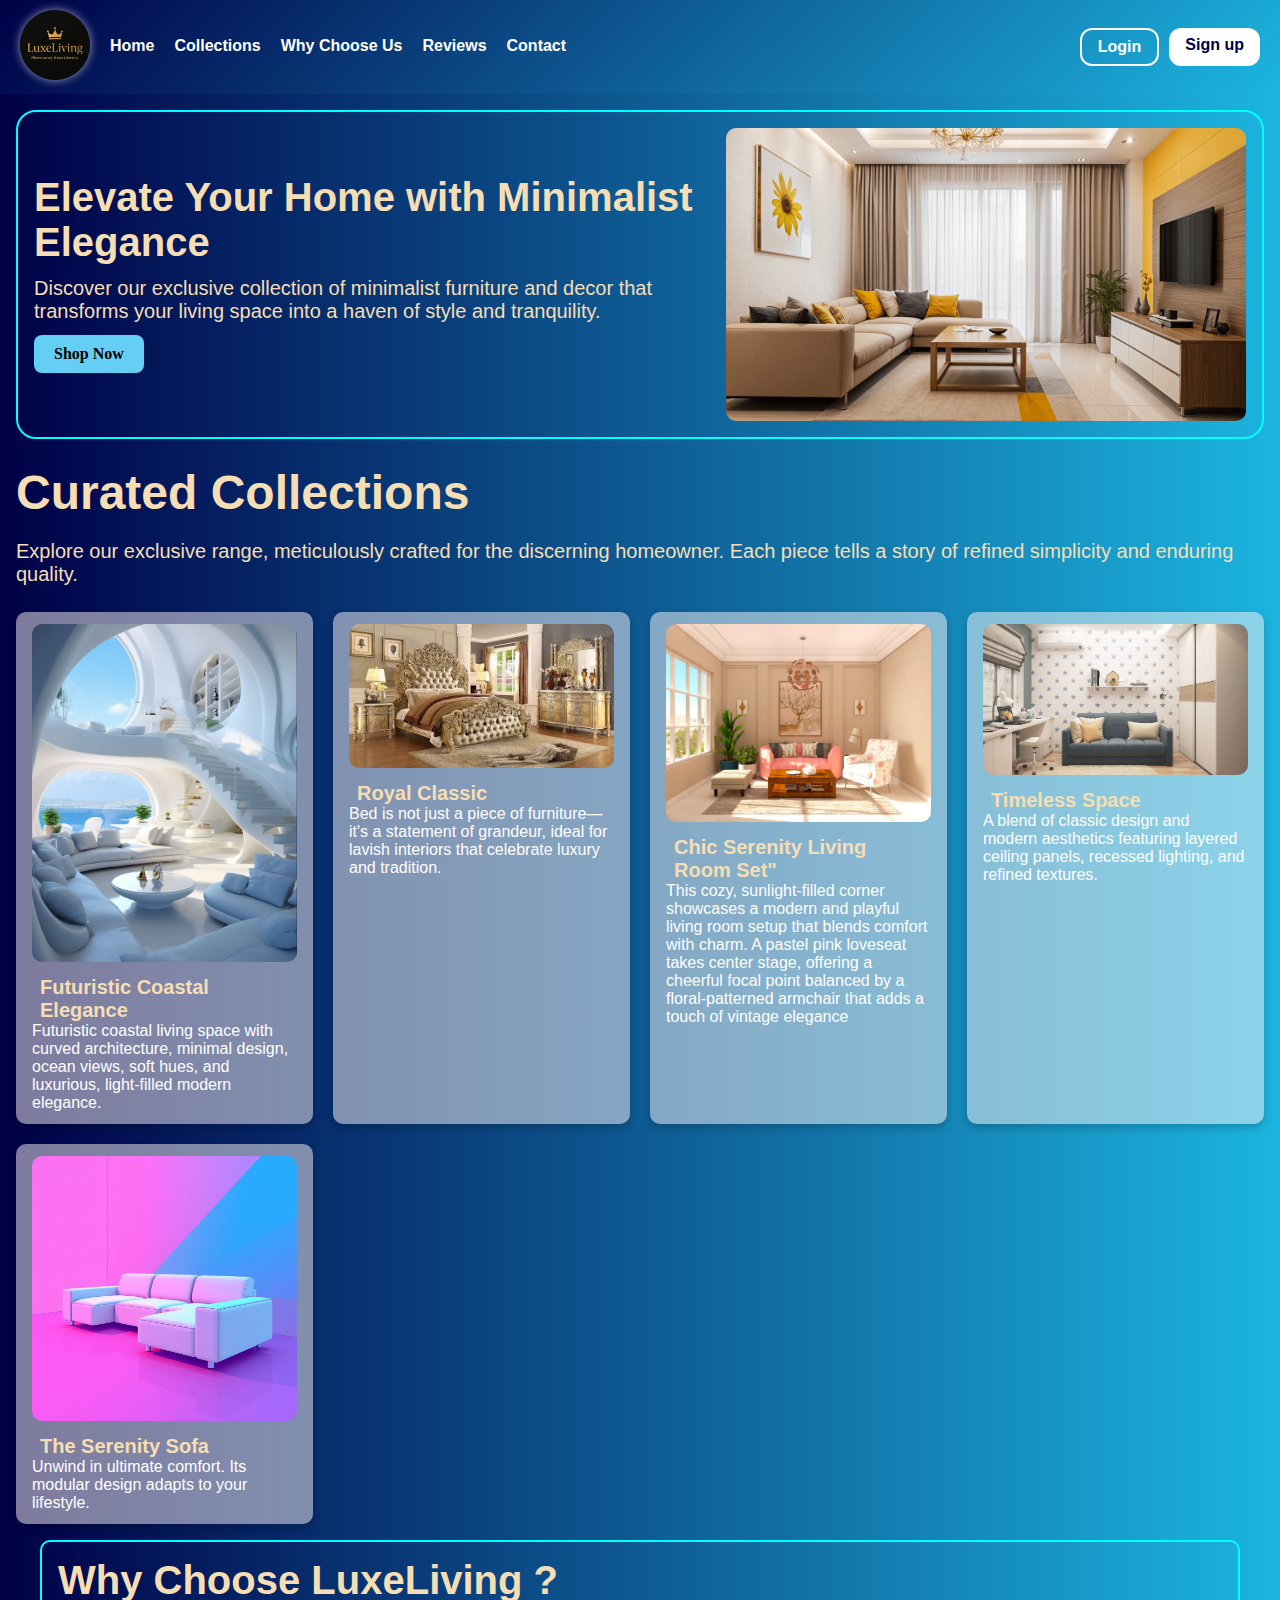
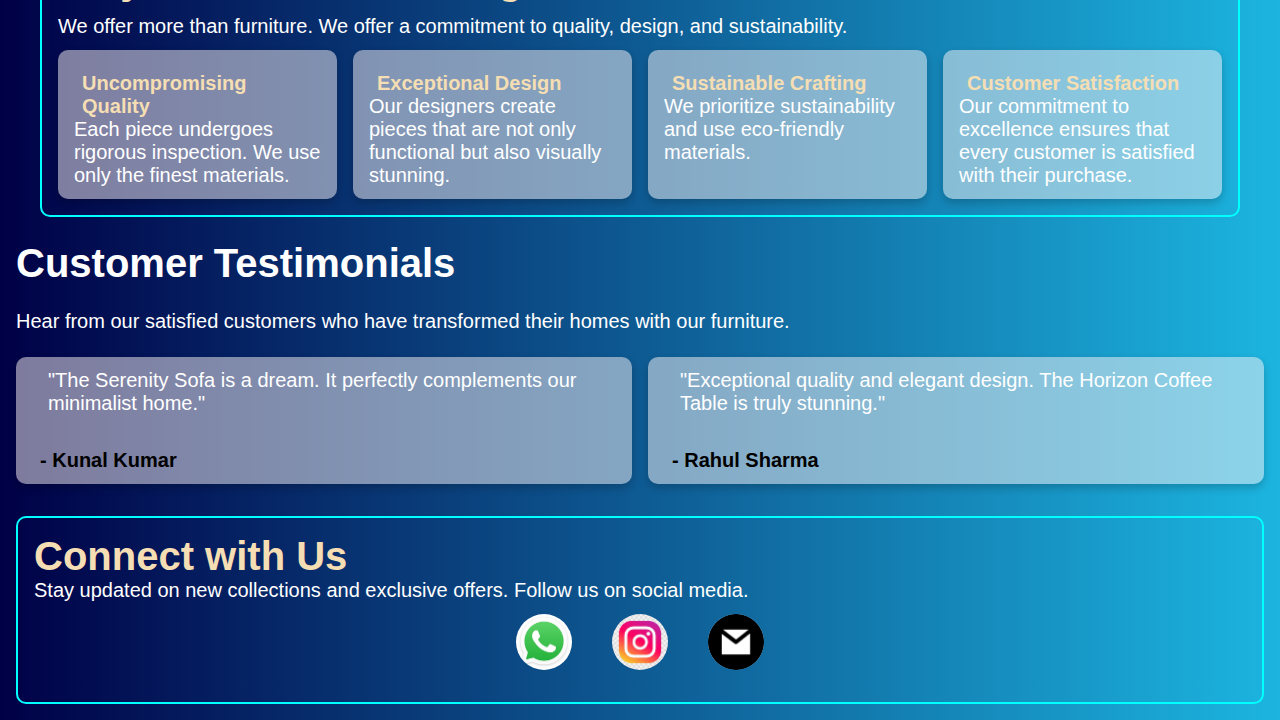
<file: index.html>
<!DOCTYPE html>
<html lang="en">

<head>
    <meta charset="UTF-8">
    <meta name="viewport" content="width=device-width, initial-scale=1.0">
    <title>LuxeLiving</title>
    <link rel="stylesheet" href="style.css">    
</head>


<body>
<header>
  <nav class="nav">
    <a class="log" href="#home">
      <img src="image/logo.png" alt="logo">
    </a>

    <ul class="navbar" id="navbar">
      <li><a href="#home">Home</a></li>
      <li><a href="#collections">Collections</a></li>
      <li><a href="#why-us">Why Choose Us</a></li>
      <li><a href="#testimonials">Reviews</a></li>
      <li><a href="#contact">Contact</a></li>
    </ul>

    <div class="nav-right">
      <a class="btn btn-ghost" href="login.html">Login</a>
      <a class="btn btn-primary" href="sign_up.html">Sign up</a>
    </div>

    <!-- Animated Hamburger -->
    <button class="hamburger" id="hamburger">
      <span></span><span></span><span></span>
    </button>
  </nav>
</header>


    <main>
        <section id="home" class="home-section">
            <div class="text-container">
                <h1>Elevate Your Home with Minimalist Elegance</h1>
                <p>Discover our exclusive collection of minimalist furniture and decor that transforms your living space
                    into a haven of style and tranquility.</p>
                <a href="shop.html"><button>Shop Now</button></a>
            </div>

            <img src="image/cover_photo.png" alter="Cover Photo">
        </section>
        <section id="collections" class="collection-section">
            <div class="collection-text">
                <h2>Curated Collections</h2>
                <p>Explore our exclusive range, meticulously crafted for the discerning homeowner. Each piece tells a
                    story of refined simplicity and enduring quality.</p>
            </div>
            <div class="collection-cards">
                <div class="card">
                    <img src="image/iteam_10.jpg" alt="Collection 1">
                    <h3>Futuristic Coastal Elegance</h3>
                    <p>Futuristic coastal living space with curved architecture, minimal design, ocean views, soft hues,
                        and luxurious, light-filled modern elegance.</p>

                </div>
                <div class="card">
                    <img src="image/bed_1.jpeg" alt="Collection 2">
                    <h3>Royal Classic</h3>
                    <p>Bed is not just a piece of furniture—it's a statement of grandeur, ideal for lavish interiors
                        that celebrate luxury and tradition.</p>
                </div>
                <div class="card">
                    <img src="image/cover_photo2.jpeg" alt="Collection 1">
                    <h3>Chic Serenity Living Room Set"</h3>
                    <p>This cozy, sunlight-filled corner showcases a modern and playful living room setup that blends
                        comfort with charm. A pastel pink loveseat takes center stage, offering a cheerful focal point
                        balanced by a floral-patterned armchair that adds a touch of vintage elegance</p>
                </div>
                <div class="card">
                    <img src="image/iteam_3.jpg" alt="Collection 2">
                    <h3>Timeless Space</h3>
                    <p>A blend of classic design and modern aesthetics featuring layered ceiling panels, recessed
                        lighting, and refined textures.</p>
                </div>
                <div class="card">
                    <img src="image/iteam_4.jpg" alt="Collection 1">
                    <h3>The Serenity Sofa</h3>
                    <p>Unwind in ultimate comfort. Its modular design adapts to your lifestyle.</p>
                </div>

            </div>
        </section>
        <section id="why-us" class="why-us-section">
            <div class="container-us">
                <h2>Why Choose LuxeLiving ?</h2>
                <p>We offer more than furniture. We offer a commitment to quality, design, and sustainability.</p>
                <div class="card_iteam">
                    <div class="card">
                        <h3>Uncompromising Quality</h3>
                        <p>Each piece undergoes rigorous inspection. We use only the finest materials.</p>
                    </div>
                    <div class="card">
                        <h3>Exceptional Design</h3>
                        <p>Our designers create pieces that are not only functional but also visually stunning.</p>
                    </div>
                    <div class="card">
                        <h3>Sustainable Crafting</h3>
                        <p>We prioritize sustainability and use eco-friendly materials.</p>
                    </div>
                    <div class="card">
                        <h3>Customer Satisfaction</h3>
                        <p>Our commitment to excellence ensures that every customer is satisfied with their purchase.
                        </p>
                    </div>
                </div>
            </div>
        </section>
        <section id="testimonials" class="Customer Testimonials">
            <div class="text">
                <h1>Customer Testimonials</h1>
                <p>Hear from our satisfied customers who have transformed their homes with our furniture.</p>
                <div class="card-iteam">
                    <div class="card">
                        <p>"The Serenity Sofa is a dream. It perfectly complements our minimalist home."</p>
                        <h3 style="color: black;">- Kunal Kumar</h3>
                    </div>
                    <div class="card">
                        <p>"Exceptional quality and elegant design. The Horizon Coffee Table is truly stunning."</p>
                        <h3 style="color:black">- Rahul Sharma</h3>
                    </div>
                </div>
        </section>
        <section id="contact" class="Contact-us">
            <div class="cont-container">
                <h2>Connect with Us</h2>
                <p>Stay updated on new collections and exclusive offers. Follow us on social media.</p>
                <div class="social-media">
                    <a href="https://www.whatsapp.com/" target="_blank"><img src="image/WhatsAPP.jpeg"
                            alt="What's App"></a>
                    <a href="https://www.instagram.com/yourusername" target="_blank"><img src="image/instagram.jpeg"
                            alt="Instagram"></a>
                    <a href="mailto:yourname@gmail.com" target="_blank"><img src="image/email.png" alt="Gmail"></a>
                </div>
            </div>
        </section>


    </main>
</body>
<script src="script.js"></script>


</html>
</file>
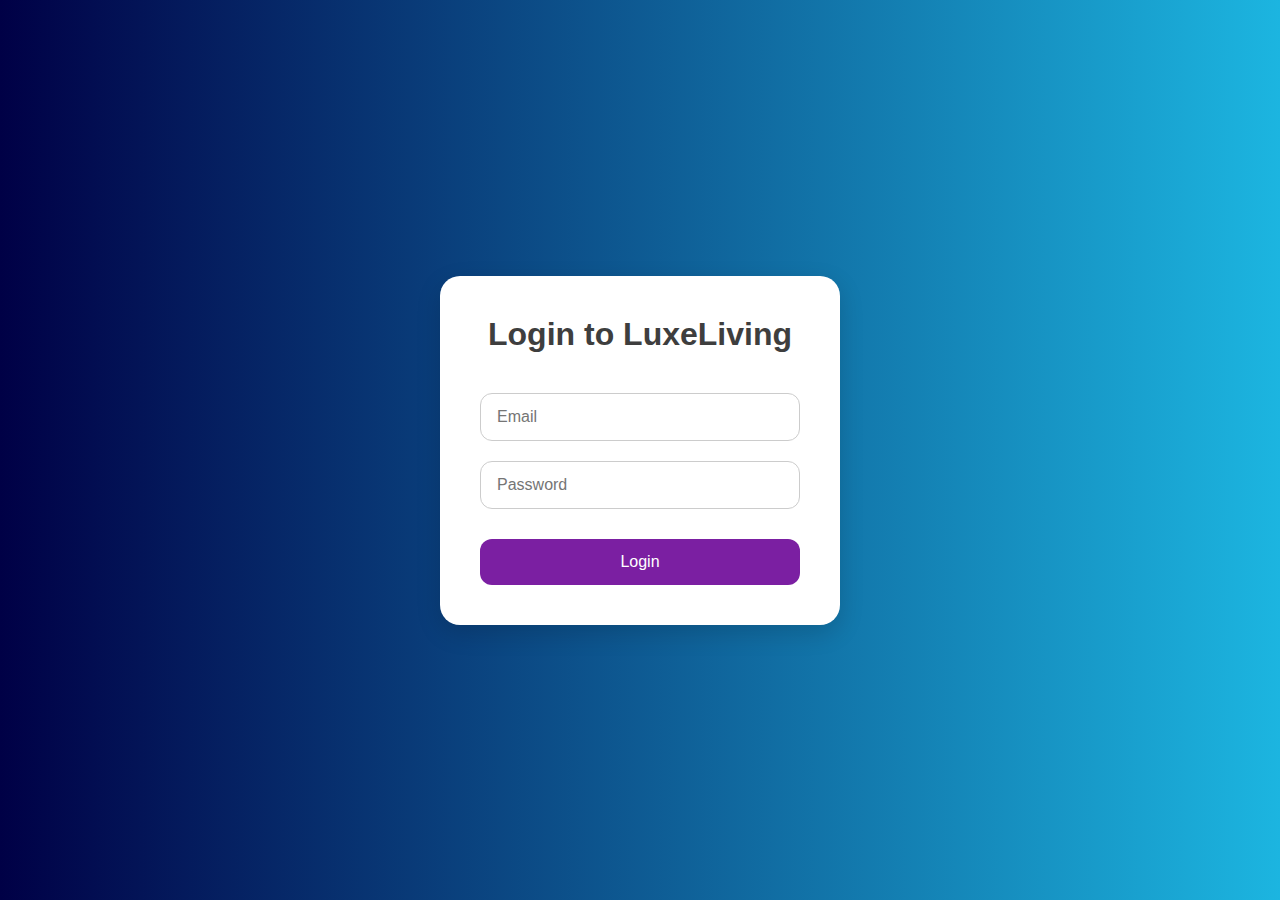
<file: login.html>
<!DOCTYPE html>
<html lang="en">
<head>
    <meta charset="UTF-8">
    <title>Login - LuxeLiving</title>
    <link rel="stylesheet" href="style.css">
    <style>
        body {
            margin: 0;
            padding: 0;
            font-family: 'Segoe UI', Tahoma, Geneva, Verdana, sans-serif;
            background: linear-gradient(to right, #000046, #1CB5E0);
            display: flex;
            justify-content: center;
            align-items: center;
            height: 100vh;
        }

        .login-container {
            background-color: #fff;
            padding: 40px;
            border-radius: 20px;
            box-shadow: 0 8px 24px rgba(0, 0, 0, 0.15);
            width: 100%;
            max-width: 400px;
        }

        .login-container h1 {
            text-align: center;
            margin-bottom: 30px;
            color: #3e3e3e;
        }

        .login-container input {
            width: 100%;
            padding: 14px 16px;
            margin: 10px 0;
            border: 1px solid #ccc;
            border-radius: 12px;
            font-size: 16px;
            transition: border-color 0.3s ease;
        }

        .login-container input:focus {
            border-color: #7b1fa2;
            outline: none;
        }

        .login-container button {
            width: 100%;
            padding: 14px;
            background-color: #7b1fa2;
            color: white;
            font-size: 16px;
            border: none;
            border-radius: 12px;
            cursor: pointer;
            margin-top: 20px;
            transition: background-color 0.3s ease;
        }

        .login-container button:hover {
            background-color: #6a0080;
        }

        @media (max-width: 480px) {
            .login-container {
                padding: 30px 20px;
            }

            .login-container h1 {
                font-size: 24px;
            }
        }
    </style>
</head>
<body>
    <div class="login-container">
        <h1>Login to LuxeLiving</h1>
        <form>
            <input type="email" placeholder="Email" required>
            <input type="password" placeholder="Password" required>
            <button type="submit">Login</button>
        </form>
    </div>
</body>
</html>
</file>
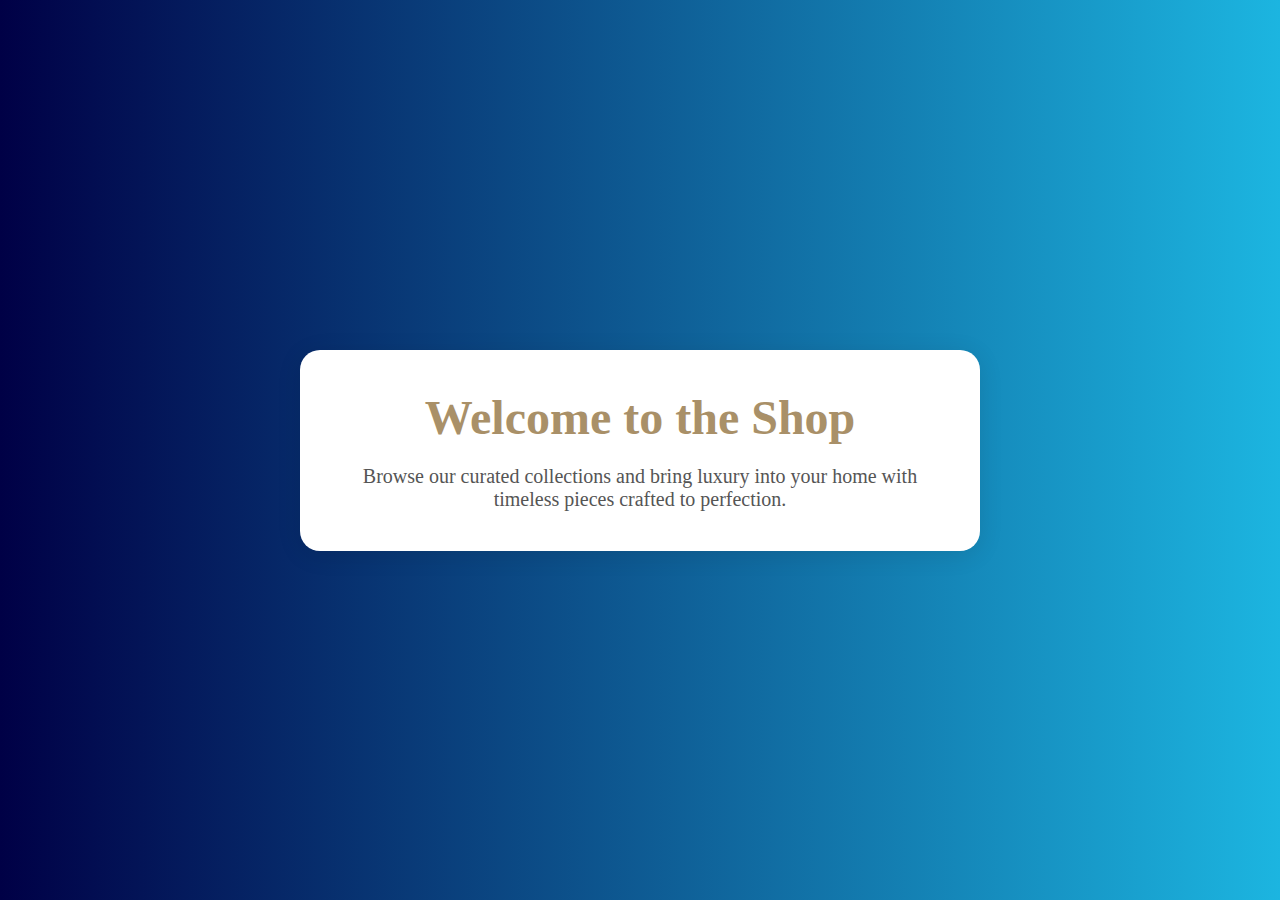
<file: shop.html>
<!DOCTYPE html>
<html lang="en">
<head>
    <meta charset="UTF-8">
    <title>Shop - LuxeLiving</title>
    <link href="https://fonts.googleapis.com/css2?family=Playfair+Display:wght@600&family=Roboto&display=swap" rel="stylesheet">
    <style>
        * {
            margin: 0;
            padding: 0;
            box-sizing: border-box;
        }

        body {
            font-family: cursive;
            background: linear-gradient(to right, #000046, #1CB5E0);
            color: #2e2e2e;
            display: flex;
            flex-direction: column;
            align-items: center;
            justify-content: center;
            height: 100vh;
            text-align: center;
            padding: 0 20px;
        }

        h1 {
            font-family: cursive;
            font-size: 3rem;
            color: #a99068;
            margin-bottom: 20px;
        }

        p {
            font-size: 1.25rem;
            max-width: 600px;
            color: #555;
        }

        .shop-container {
            background-color: #fff;
            padding: 40px;
            border-radius: 20px;
            box-shadow: 0 4px 25px rgba(0, 0, 0, 0.1);
            max-width: 800px;
        }

        @media screen and (max-width: 600px) {
            h1 {
                font-size: 2.2rem;
            }

            p {
                font-size: 1rem;
            }

            .shop-container {
                padding: 25px;
            }
        }
    </style>
</head>
<body>
    <div class="shop-container">
        <h1>Welcome to the Shop</h1>
        <p>Browse our curated collections and bring luxury into your home with timeless pieces crafted to perfection.</p>
    </div>
</body>
</html>
</file>
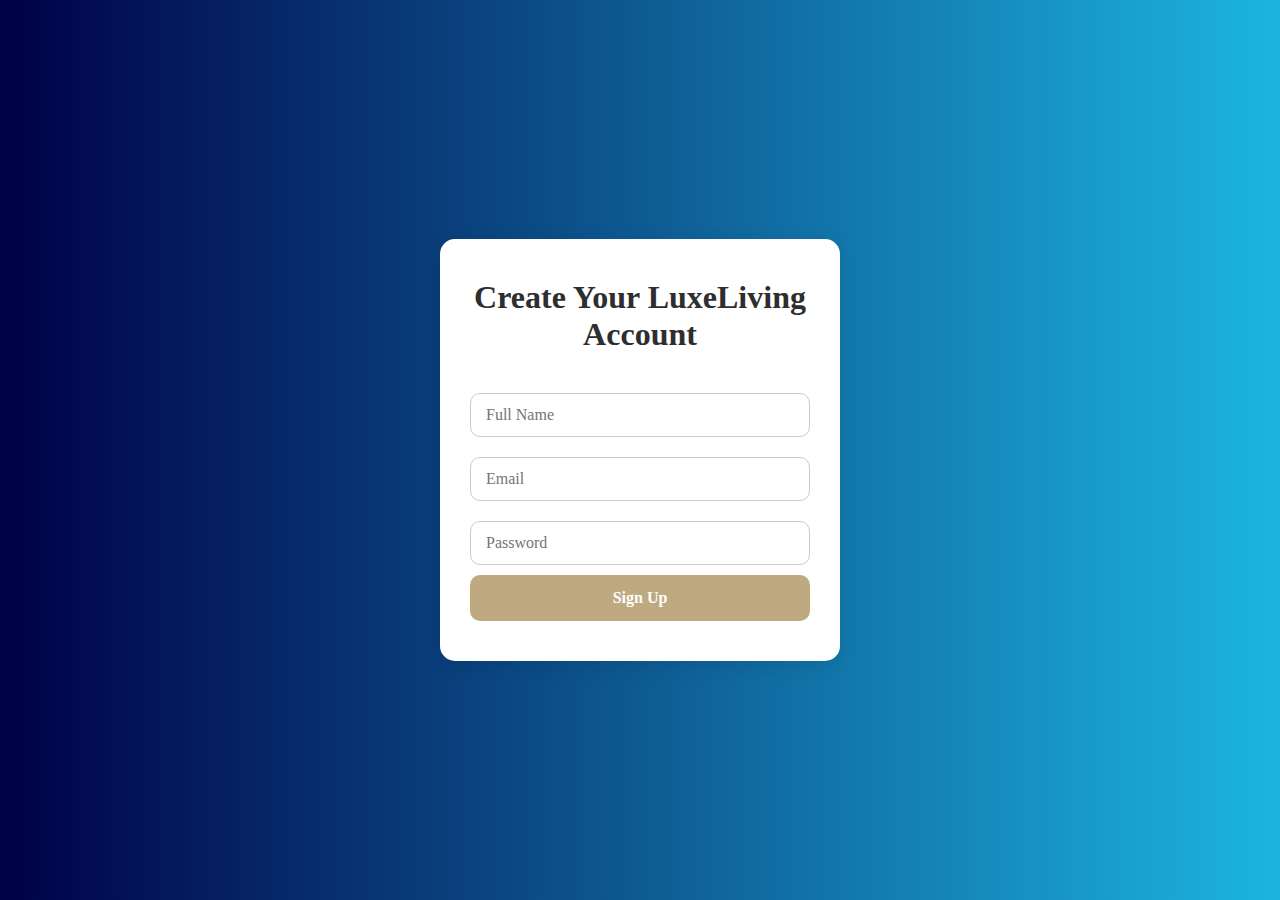
<file: sign_up.html>
<!DOCTYPE html>
<html lang="en">
<head>
    <meta charset="UTF-8">
    <title>Sign Up - LuxeLiving</title>
    <link href="https://fonts.googleapis.com/css2?family=Playfair+Display:wght@600&family=Roboto&display=swap" rel="stylesheet">
    <style>
        * {
            box-sizing: border-box;
            margin: 0;
            padding: 0;
        }

        body {
            font-family: cursive, sans-serif;
            background: linear-gradient(to right, #000046, #1CB5E0);
            display: flex;
            justify-content: center;
            align-items: center;
            height: 100vh;
        }

        form {
            background-color: #fff;
            padding: 40px 30px;
            border-radius: 15px;
            box-shadow: 0 4px 20px rgba(0, 0, 0, 0.1);
            width: 100%;
            max-width: 400px;
        }

        h1 {
            font-family: cursive;
            text-align: center;
            color: #2e2e2e;
            margin-bottom: 30px;
        }

        input[type="text"],
        input[type="email"],
        input[type="password"] {
            width: 100%;
            padding: 12px 15px;
            margin: 10px 0;
            border: 1px solid #ccc;
            border-radius: 10px;
            font-size: 16px;
            transition: 0.3s;
            font-family: cursive;
        }

        input:focus {
            border-color: #bfa980;
            outline: none;
            box-shadow: 0 0 0 2px rgba(191, 169, 128, 0.2);
        }

        button {
            width: 100%;
            padding: 14px;
            background-color: #bfa980;
            color: white;
            border: none;
            border-radius: 10px;
            font-size: 16px;
            font-weight: bold;
            cursor: pointer;
            transition: 0.3s;
            font-family: cursive;
        }

        button:hover {
            background-color: #a99068;
        }

        @media screen and (max-width: 500px) {
            form {
                padding: 25px 20px;
            }
        }
    </style>
</head>
<body>
    <form>
        <h1>Create Your LuxeLiving Account</h1>
        <input type="text" placeholder="Full Name" required><br>
        <input type="email" placeholder="Email" required><br>
        <input type="password" placeholder="Password" required><br>
        <button type="submit">Sign Up</button>
    </form>
</body>
</html>
</file>
<file: style.css>
/* === Base: mobile-first === */
* {
  margin: 0;
  padding: 0;
  box-sizing: border-box;
}

body {
  font-family: cursive, sans-serif;
  background: linear-gradient(to right, #000046, #1cb5e0);
  overflow-x: hidden;
}

/* --- NAVBAR --- */
.nav {
  position: relative;
  display: flex;
  align-items: center;
  padding: 10px 20px;
  background: linear-gradient(135deg, #000046, #1cb5e0);
  color: #fff;
}
.log img {
  width: 70px;
  height: 70px;
  border-radius: 50%;
  box-shadow: 0 0 10px rgba(255, 255, 255, 0.6);
}
.navbar {
  display: flex;
  gap: 20px;
  margin-left: 20px;
  list-style: none;
}
.navbar a {
  color: #fff;
  text-decoration: none;
  font-weight: bold;
  position: relative;
}
.navbar a::after {
  content: "";
  display: block;
  width: 0;
  height: 2px;
  background: #fff;
  transition: width 0.3s;
  margin: auto;
}
.navbar a:hover::after {
  width: 100%;
}

/* Buttons */
.nav-right {
  margin-left: auto;
  display: flex;
  gap: 10px;
}
.btn {
  padding: 8px 16px;
  border-radius: 12px;
  font-weight: 600;
  text-decoration: none;
  transition: all 0.3s;
}
.btn-ghost {
  border: 2px solid #fff;
  color: #fff;
}
.btn-ghost:hover {
  background: #fff;
  color: #000;
}
.btn-primary {
  background: #fff;
  color: #000046;
}
.btn-primary:hover {
  background: #1cb5e0;
  color: #fff;
}

/* --- HAMBURGER --- */
.hamburger {
  display: none;
  flex-direction: column;
  justify-content: space-between;
  width: 28px;
  height: 22px;
  margin-left: 16px;
  cursor: pointer;
  background: transparent;
  border: none;
  z-index: 1002;
}
.hamburger span {
  display: block;
  height: 3px;
  width: 100%;
  background: #fff;
  border-radius: 5px;
  transition: all 0.3s ease;
}
.hamburger.active span:nth-child(1) {
  transform: rotate(45deg) translate(5px, 5px);
}
.hamburger.active span:nth-child(2) {
  opacity: 0;
}
.hamburger.active span:nth-child(3) {
  transform: rotate(-45deg) translate(6px, -6px);
}

/* --- MOBILE MENU (sidebar) --- */
@media (max-width: 768px) {
  .navbar {
    position: fixed;
    top: 0;
    right: -100%;
    height: 100vh;
    width: 70%;
    flex-direction: column;
    align-items: center;
    justify-content: center;
    background: rgba(0, 0, 0, 0.7);
    backdrop-filter: blur(12px);
    gap: 30px;
    transition: right 0.4s ease-in-out;
    z-index: 1001;
  }
  .navbar.open {
    right: 0;
  }
  .navbar li {
    opacity: 0;
    transform: translateX(40px);
    transition: all 0.4s ease;
  }
  .navbar.open li {
    opacity: 1;
    transform: translateX(0);
  }
  .navbar.open li:nth-child(1) {
    transition-delay: 0.1s;
  }
  .navbar.open li:nth-child(2) {
    transition-delay: 0.2s;
  }
  .navbar.open li:nth-child(3) {
    transition-delay: 0.3s;
  }
  .navbar.open li:nth-child(4) {
    transition-delay: 0.4s;
  }
  .navbar.open li:nth-child(5) {
    transition-delay: 0.5s;
  }
  .hamburger {
    display: flex;
  }
}

/* --- HOME SECTION --- */
.home-section {
  display: flex;
  flex-wrap: wrap;
  gap: 16px;
  border: 2px solid aqua;
  border-radius: 20px;
  padding: 16px;
  margin: 16px;
  align-items: center;
}
.home-section img {
  width: 100%;
  max-width: 520px;
  height: auto;
  border-radius: 10px;
}
.text-container {
  display: flex;
  flex-direction: column;
  gap: 12px;
  flex: 1;
}
.text-container h1 {
  font-size: clamp(1.6rem, 4vw, 2.5rem);
  color: wheat;
}
.text-container p {
  font-size: clamp(1rem, 2.6vw, 1.25rem);
  color: wheat;
}
.text-container button {
  padding: 10px 20px;
  font-size: 1rem;
  font-family: cursive;
  font-weight: bold;
  background-color: #64cef5;
  border: none;
  border-radius: 8px;
  cursor: pointer;
}

/* --- COLLECTIONS --- */
.collection-text h2 {
  font-size: clamp(1.6rem, 4vw, 3rem);
  color: wheat;
  padding: 10px 16px;
}
.collection-text p {
  font-size: clamp(1rem, 2.6vw, 1.25rem);
  color: wheat;
  padding: 10px 16px;
}
.collection-cards {
  display: grid;
  grid-template-columns: repeat(auto-fit, minmax(260px, 1fr));
  gap: 20px;
  padding: 16px;
}
.card {
  background-color: rgba(252, 244, 244, 0.5);
  border-radius: 10px;
  padding: 12px 16px;
  text-align: left;
  color: #fff;
  box-shadow: 0 4px 8px rgba(0, 0, 0, 0.2);
  transition: transform 0.3s;
}
.card:hover {
  transform: scale(1.03);
}
.card img {
  width: 100%;
  height: auto;
  border-radius: 10px;
}
.card h3 {
  font-size: 1.25rem;
  color: wheat;
  padding: 10px 8px 0;
}

/* --- WHY US --- */
.container-us {
  max-width: 1200px;
  margin: 0 auto;
  padding: 16px;
  border: 2px solid aqua;
  border-radius: 10px;
}
.why-us-section h2 {
  font-size: clamp(1.6rem, 4vw, 2.5rem);
  margin-bottom: 12px;
  color: wheat;
}
.why-us-section p {
  font-size: clamp(1rem, 2.6vw, 1.25rem);
  color: #fff;
}
.card_iteam {
  display: grid;
  grid-template-columns: repeat(auto-fit, minmax(240px, 1fr));
  gap: 16px;
  margin-top: 12px;
}

/* --- TESTIMONIALS --- */
.text h1 {
  padding: 24px 16px;
  color: #fff;
  font-size: clamp(1.6rem, 4vw, 2.5rem);
}
.text p {
  padding: 0 16px 24px;
  color: #fff;
  font-size: clamp(1rem, 2.6vw, 1.25rem);
}
.card-iteam {
  display: grid;
  grid-template-columns: repeat(auto-fit, minmax(260px, 1fr));
  gap: 16px;
  padding: 0 16px 16px;
}

/* --- CONTACT --- */
.cont-container {
  border-radius: 10px;
  border: 2px solid aqua;
  padding: 16px;
  margin: 16px;
}
.cont-container h2 {
  font-size: clamp(1.6rem, 4vw, 2.5rem);
  color: wheat;
}
.cont-container p {
  font-size: clamp(1rem, 2.6vw, 1.25rem);
  color: #fff;
}
.cont-container img {
  padding: 12px;
  width: 80px;
  height: 80px;
  border-radius: 50%;
}
.social-media {
  display: flex;
  flex-wrap: wrap;
  gap: 16px;
  justify-content: center;
}
.social-media a:hover {
  transform: scale(1.12);
  transition: transform 0.2s;
}
</file>
